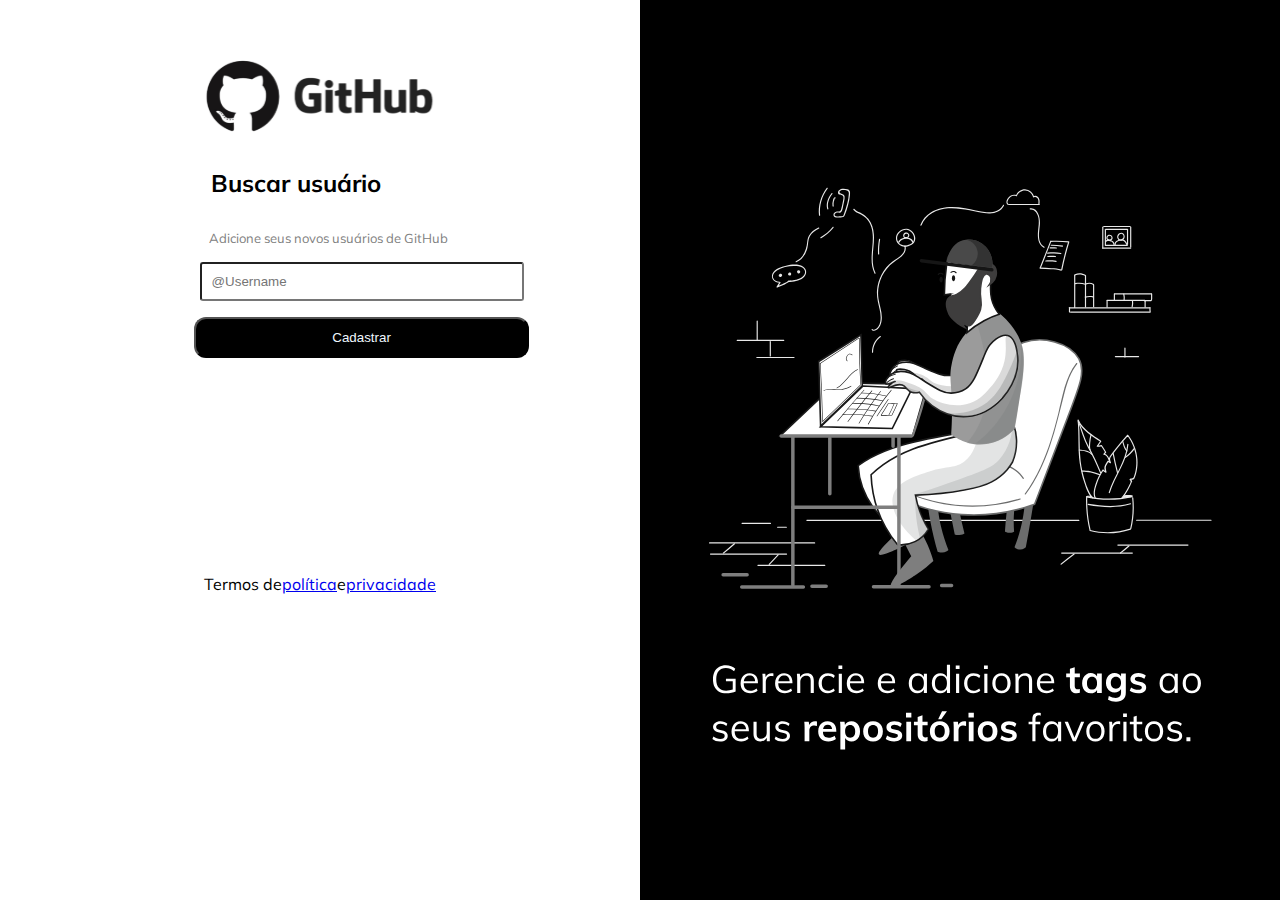
<file: index.html>
<!DOCTYPE html>
<html lang="br-pt">

<head>
    <meta charset="UTF-8">
    <meta http-equiv="X-UA-Compatible" content="IE=edge">
    <meta name="viewport" content="width=device-width, initial-scale=1.0">
    <link rel="stylesheet" href="./styles.css">
    <link rel="js" href="./rick.js">
    <!-- CSS media query em um elemento de link -->
    <link rel="stylesheet" media="(max-width:1700px)" href="./styles.css" />
    <title>Cadastro</title>
</head>

<body>

    <div class="container">
        <div class="left">
            <header>
                <div class="iconGit">
                    <img src="./assets/images/iconGit.svg
                    " alt="Github">
                </div>
            </header>

            <body>
                <div class="searchUser">
                    <h3 class="titulo-usuario">Buscar usuário</h3>
                    <p class="Form-Subtitulo">Adicione seus novos usuários de GitHub</p>
                    <input class="box-username" type="text" name="nome" value="" placeholder="@Username">
                    <button class="Form-cadastro">Cadastrar</button>
                </div>   
            </body>
            <footer class="termos-politica-privacidade">
                    Termos de <a href="#">política</a> e <a href="#">privacidade</a>
            </footer>
        </div>
        <div class="right">
            <img  class="rightImage" src="/assets/images/rick.svg" alt="cadastro">
        </div>
    </div>
</body>

</html>
</file>
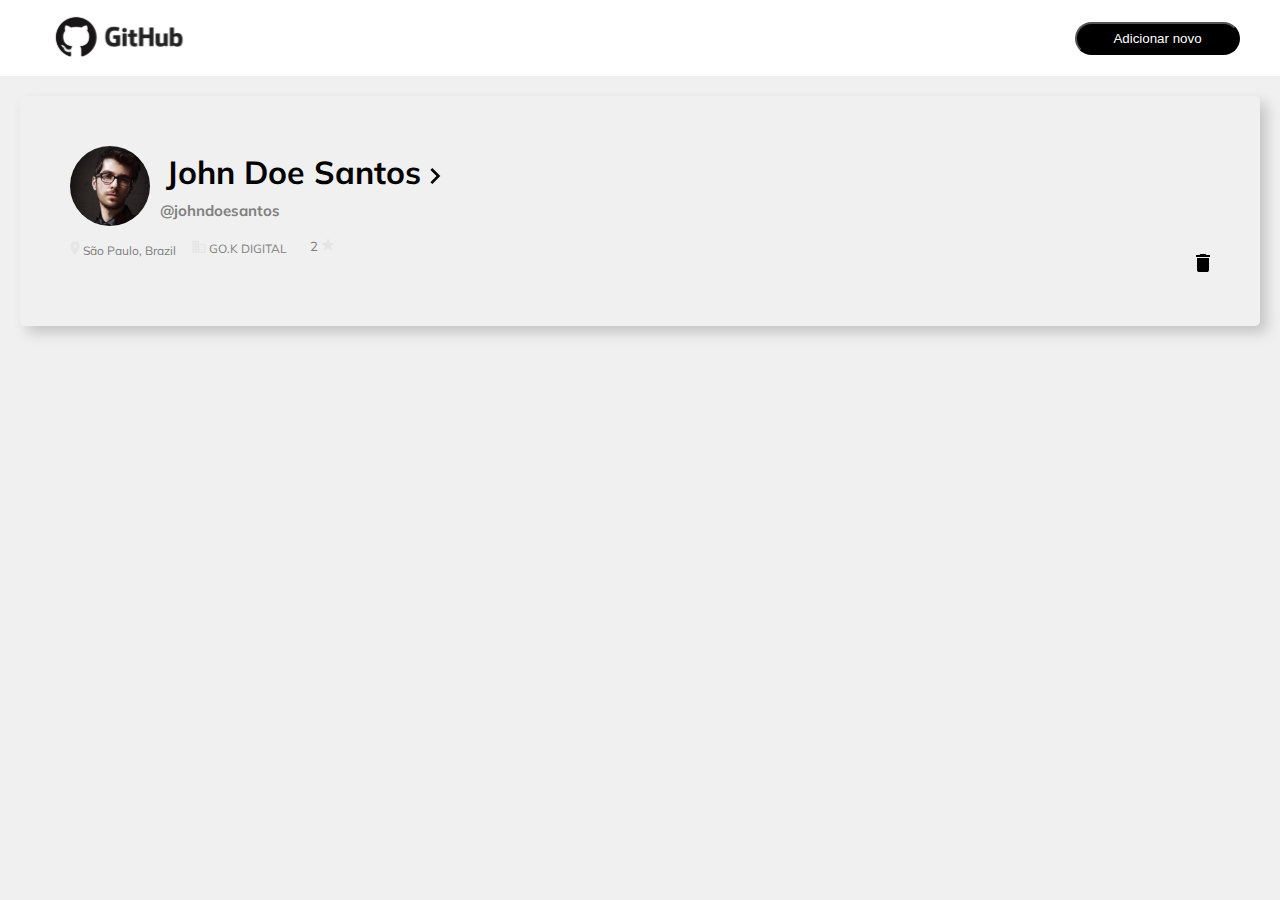
<file: indexUsuario.html>
<!DOCTYPE html>
<html lang="pt-br">
  <head>
    <meta charset="UTF-8" />
    <meta http-equiv="X-UA-Compatible" content="IE=edge" />
    <meta name="viewport" content="width=device-width, initial-scale=1.0" />
    <link rel="stylesheet" href="./styleUsuario.css" />
    <title>Usuários</title>
  </head>
  <body>
    <div class="container">
      <header>
        <img
          class="IconGitUsuario"
          src="./assets/images/iconGitUsuari.svg"
          alt="GithubUsuario"
        />
        <button class="button-adiconar-novo">Adicionar novo</button>
      </header>
      <div class="card-header">
        
          <img class="img-perfil" src="./assets/imgJonh.svg" />
          <h1 class="name-user">
            John Doe Santos <img src="./seta.svg" alt="seta" />
          </h1>
          <h2 class="sub-titulo-usuario">@johndoesantos</h2>
          <div class="nome-empresa">
          <img  src="./assets/ImgPredio.svg" alt="IconPredio" /> GO.K DIGITAL 
         </div>
      
        <div class="loc-usuario">
          <img src="./assets/images/imgLocalizacaoPEQ.svg" /> São Paulo, Brazil
        </div>
        <div class="star-usuario">
          2
          <img src="./assets/imgStar.svg" alt="Star" />
        </div>
       
        <div class="delete-pag-usuario">
          <img src="./assets/images/deleteUsuario.svg" alt="delete" />
        </div>
       
      </div>
    </div>
  </body>
</html>
</file>
<file: styles.css>
@import url('https://fonts.googleapis.com/css2?family=Mulish:wght@500&family=Roboto:wght@700;900&display=swap');

*{
    margin: 0;
    padding: 0;
}
body{
    font-family:"mulish";
}

.container{
    display: flex;
    width: 100vw;
    height: 100vh;    
}
.titulo-usuario{
    text-align:center ;
    font-size: 24px;
    margin: 1rem 0 1rem -3rem;
}
.Form-Subtitulo {
    color: grey;
    margin-right:30px;
    text-align: center;
    font-size: 13px;
    margin: 1rem 0 1rem 1rem;
 }
 .box-username{
    border-radius: 3px;
    position:initial;
    right: 0px;
    width: 300px;
    padding: 10px;  
    margin-left:13%;
}
.Form-cadastro{
    background-color: black;
    color: aliceblue;
    width: 335px;
    border-radius: 12px;
    padding: 0.7rem;
    margin-top: 1rem;
    margin-left:13%;

}
.left{
    width: 50vw;
}

.iconGit {
    text-align: center;
    flex-direction: initial;
    margin-top:3rem;
}

.searchUser{
    display: flex;
    flex-direction: column;
    align-items: center;
    justify-content: center;
}

.rightImage{
    background-image: url('/assets/images/rick.svg');
    background-repeat: no-repeat;
    background-size: cover;
    background-position-x: left;
    background-position: fixed;
    flex: 0.8;
    display: flex;
    flex-direction: column;
    align-items: flex-end;
    width: 50vw;
    height: 100vh;
    @media screen and (max-width: 960px) {
    display: none;
    }
}

.termos-politica-privacidade{
    display: flex;
    align-items: center;
    justify-content: center;
}

footer{
    
    margin-top: 13.5rem;
}
</file>
<file: styleUsuario.css>
@import url('https://fonts.googleapis.com/css2?family=Mulish:wght@500&family=Roboto:wght@700;900&display=swap');
body{
  background-color: #F0F0F0;
  font-family:"mulish";
}
header {
  background-color: white;
  color: black;
  display: flex;
  flex-direction: row;
  justify-content: space-between;
  align-items: center;
  padding: 10px 10px;
  width: 100%;
  height: 10%;
 
}
.IconGitUsuario{
  margin-left: 40px;   
}
.button-adiconar-novo {
    background-color: black;
    color: white;
    width: 165px;
    border-radius: 20px;
    padding: 7px;
    margin: 5px 50px 5px 20px;
}
*{
    margin: 0;
    padding: 0;
  
}
.container{
    display: contents;
    width: 100vw;
    height: 100vh;    
}
.img-perfil {
  margin-inline-end: 10px;
  float: left
}

.name-user{
  float: left;
  display: block;
  border: transparent thin solid;
  padding: 5px;
}

.sub-titulo-usuario{
  display: block;
  position: absolute;
  margin: 55px 0 0 90px;
  font-size: 15px;
  color: gray;   
}

div .nome-empresa{
  color: #7E7E7E;
  display: block;
  font-size: 12px;
  position: absolute;
  margin: 95px 0 0 122px;
}
div .loc-usuario {
  color: #7E7E7E;
  display: block;
  font-size: 12px;
  margin: 95px 0 0 0.1px;
}

div .star-usuario {
  font-size: 13px;
  color: #7E7E7E;
  display: block;
  margin: -20px 0 0 240px;
}
div .delete-pag-usuario {
 display: block;
 text-align: end;
}
.card-header { 
    flex-direction: row;
    justify-content: space-between;
    border-radius: 5px;
    box-shadow: 7px 7px 13px 0px rgba(50, 50, 50, 0.22);
    padding: 50px;
    margin: 20px;   
}
</file>
